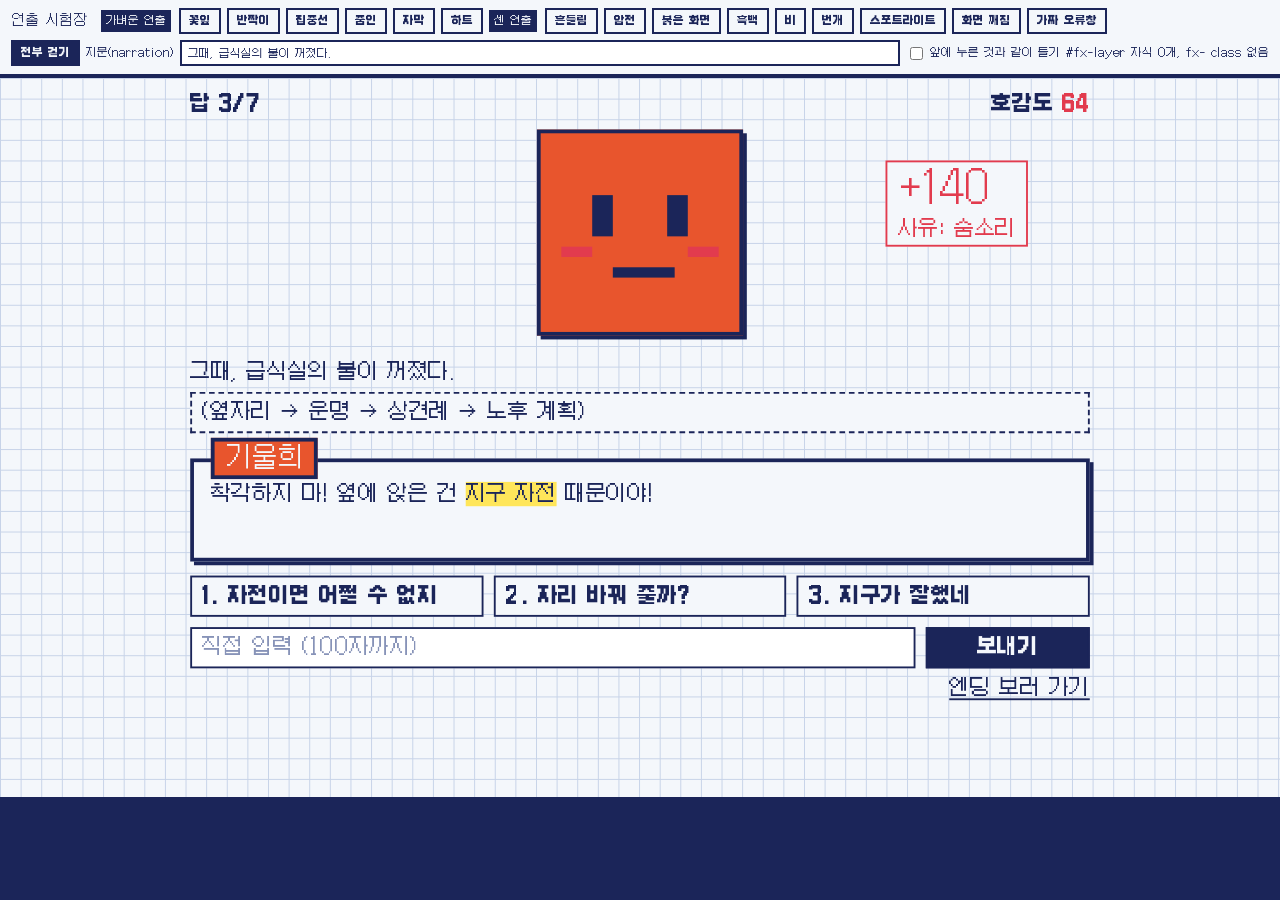
<file: sogaeting/web/fx-demo.html>
<!doctype html>
<html lang="ko">
<head>
<meta charset="utf-8">
<meta name="viewport" content="width=device-width, initial-scale=1">
<title>연출 시험장 (fx-demo)</title>
<link rel="icon" href="data:,">
<link rel="stylesheet" href="fx.css">
<style>
  /* 개발자용 시험장. 본 화면(index.html)과 같은 변수와 글꼴을 직접 선언한다. */
  @font-face {
    font-family: "Galmuri11";
    src: url("fonts/Galmuri11.woff2") format("woff2");
    font-weight: 400;
    font-style: normal;
  }
  @font-face {
    font-family: "Galmuri11";
    src: url("fonts/Galmuri11-Bold.woff2") format("woff2");
    font-weight: 700;
    font-style: normal;
  }
  @font-face {
    font-family: "Galmuri14";
    src: url("fonts/Galmuri14.woff2") format("woff2");
    font-weight: 400;
    font-style: normal;
  }

  :root {
    --paper: #F4F7FB;
    --grid: #C7D3E8;
    --ink: #1B2559;
    --red: #E23B4E;
    --marker: #FFE65A;
    --cell: 22px;
  }

  * { box-sizing: border-box; }

  html, body {
    margin: 0;
    height: 100%;
    overflow: hidden;
  }

  body {
    display: flex;
    flex-direction: column;
    background: var(--ink);
    color: var(--ink);
    font-family: "Galmuri11", monospace;
    font-size: 22px;
    line-height: 33px;
    -webkit-font-smoothing: none;
    font-synthesis: none;
  }

  /* ----- 조작판 ----- */
  .demo-bar {
    flex: none;
    padding: 8px 11px;
    background: var(--paper);
    border-bottom: 4px solid var(--ink);
    font-size: 11px;
    line-height: 22px;
  }

  .demo-row {
    display: flex;
    flex-wrap: wrap;
    align-items: center;
    gap: 6px;
  }

  .demo-row + .demo-row { margin-top: 6px; }

  .demo-title {
    margin: 0 8px 0 0;
    font-family: "Galmuri14", monospace;
    font-size: 14px;
    font-weight: 400;
  }

  .demo-group {
    margin-right: 2px;
    padding: 0 5px;
    background: var(--ink);
    color: var(--paper);
  }

  .demo-btn {
    height: 26px;
    margin: 0;
    padding: 0 8px;
    border: 2px solid var(--ink);
    border-radius: 0;
    background: var(--paper);
    color: var(--ink);
    font: inherit;
    font-weight: 700;
    cursor: pointer;
  }

  .demo-btn:active { background: var(--marker); }
  .demo-btn.demo-on { background: var(--marker); }
  .demo-btn-clear { background: var(--ink); color: var(--paper); }

  .demo-field {
    flex: 1 1 260px;
    min-width: 180px;
    height: 26px;
    padding: 0 6px;
    border: 2px solid var(--ink);
    border-radius: 0;
    background: #FFFFFF;
    color: var(--ink);
    font: inherit;
  }

  .demo-check { display: inline-flex; align-items: center; gap: 4px; }
  .demo-status { margin-left: auto; white-space: nowrap; }
  .demo-status b { color: var(--red); }

  /* ----- 무대 ----- */
  .demo-fit {
    flex: 1 1 auto;
    min-height: 0;
    position: relative;
    overflow: hidden;
  }

  .demo-frame {
    position: absolute;
    left: 50%;
    top: 0;
    overflow: hidden;
  }

  #stage {
    position: relative;
    overflow: hidden;
    width: 1366px;
    height: 768px;
    transform-origin: 0 0;
    background-color: var(--paper);
    background-image:
      linear-gradient(var(--grid) 1px, transparent 1px),
      linear-gradient(90deg, var(--grid) 1px, transparent 1px);
    background-size: var(--cell) var(--cell);
  }

  .demo-col {
    position: relative;
    width: 960px;
    height: 100%;
    margin: 0 auto;
    padding-top: 11px;
  }

  .demo-hud {
    display: flex;
    justify-content: space-between;
    height: 33px;
    font-weight: 700;
  }

  .demo-hud b { color: var(--red); }

  #portrait {
    position: relative;
    width: 220px;
    height: 220px;
    margin: 11px auto 0;
    border: 4px solid var(--ink);
    background: var(--accent);
    box-shadow: 4px 4px 0 0 var(--ink);
  }

  .demo-eye, .demo-mouth, .demo-cheek { position: absolute; background: var(--ink); }
  .demo-eye { top: 66px; width: 22px; height: 44px; }
  .demo-eye-l { left: 55px; }
  .demo-eye-r { right: 55px; }
  .demo-cheek { top: 121px; width: 33px; height: 11px; background: var(--red); }
  .demo-cheek-l { left: 22px; }
  .demo-cheek-r { right: 22px; }
  .demo-mouth { left: 77px; top: 143px; width: 66px; height: 11px; }

  .demo-popup {
    position: absolute;
    right: 66px;
    top: 88px;
    padding: 0 11px;
    border: 2px solid var(--red);
    background: var(--paper);
    color: var(--red);
  }

  .demo-popup strong {
    display: block;
    font-family: "Galmuri14", monospace;
    font-size: 42px;
    line-height: 55px;
    font-weight: 400;
  }

  .demo-narration { margin: 22px 0 0; height: 33px; }

  .demo-inner {
    margin-top: 5px;
    height: 44px;
    padding: 3px 11px;
    border: 2px dashed var(--ink);
    background: var(--paper);
  }

  .demo-say {
    position: relative;
    margin-top: 27px;
    height: 110px;
    padding: 18px 18px 0;
    border: 4px solid var(--ink);
    background: var(--paper);
    box-shadow: 4px 4px 0 0 var(--ink);
  }

  .demo-name {
    position: absolute;
    left: 18px;
    top: -26px;
    padding: 0 11px;
    border: 4px solid var(--ink);
    background: var(--accent);
    color: var(--paper);
    font-family: "Galmuri14", monospace;
    font-size: 28px;
    line-height: 36px;
  }

  .demo-say mark { background: var(--marker); color: inherit; }

  .demo-choices { display: flex; gap: 11px; margin-top: 15px; }

  .demo-chip {
    flex: 1;
    height: 44px;
    padding: 3px 11px;
    border: 2px solid var(--ink);
    background: var(--paper);
    font-weight: 700;
    white-space: nowrap;
    overflow: hidden;
  }

  .demo-input { display: flex; gap: 11px; margin-top: 11px; }
  .demo-input .demo-chip:first-child { flex: 5; background: #FFFFFF; font-weight: 400; color: #8793B8; }
  .demo-input .demo-chip:last-child { background: var(--ink); color: var(--paper); text-align: center; }
  .demo-end { margin-top: 5px; text-align: right; text-decoration: underline; }
</style>
</head>
<body>

<header class="demo-bar">
  <div class="demo-row">
    <h1 class="demo-title">연출 시험장</h1>
    <span class="demo-group">가벼운 연출</span>
    <span id="demo-light" class="demo-row"></span>
    <span class="demo-group">센 연출</span>
    <span id="demo-heavy" class="demo-row"></span>
  </div>
  <div class="demo-row">
    <button type="button" class="demo-btn demo-btn-clear" id="demo-clear">전부 걷기</button>
    <label for="demo-narration">지문(narration)</label>
    <input class="demo-field" id="demo-narration" type="text" maxlength="100" value="그때, 급식실의 불이 꺼졌다.">
    <label class="demo-check"><input type="checkbox" id="demo-pair"> 앞에 누른 것과 같이 틀기</label>
    <span class="demo-status" id="demo-status">준비</span>
  </div>
</header>

<main class="demo-fit" id="demo-fit">
  <div class="demo-frame" id="demo-frame">
    <div id="stage" style="--accent: #E8552D">
      <div class="demo-col">
        <div class="demo-hud"><span>답 3/7</span><span>호감도 <b>64</b></span></div>
        <div id="portrait">
          <i class="demo-eye demo-eye-l"></i><i class="demo-eye demo-eye-r"></i>
          <i class="demo-cheek demo-cheek-l"></i><i class="demo-cheek demo-cheek-r"></i>
          <i class="demo-mouth"></i>
        </div>
        <div class="demo-popup"><strong>+140</strong>사유: 숨소리</div>
        <p class="demo-narration">그때, 급식실의 불이 꺼졌다.</p>
        <div class="demo-inner">(옆자리 → 운명 → 상견례 → 노후 계획)</div>
        <div class="demo-say">
          <span class="demo-name">기울희</span>
          착각하지 마! 옆에 앉은 건 <mark>지구 자전</mark> 때문이야!
        </div>
        <div class="demo-choices">
          <span class="demo-chip">1. 자전이면 어쩔 수 없지</span>
          <span class="demo-chip">2. 자리 바꿔 줄까?</span>
          <span class="demo-chip">3. 지구가 잘했네</span>
        </div>
        <div class="demo-input">
          <span class="demo-chip">직접 입력 (100자까지)</span>
          <span class="demo-chip">보내기</span>
        </div>
        <div class="demo-end">엔딩 보러 가기</div>
      </div>
      <div id="fx-layer"></div>
    </div>
  </div>
</main>

<script src="fx.js"></script>
<script>
(function () {
  "use strict";
  var LIGHT = 6;   // Fx.NAMES 의 앞 여섯 개가 가벼운 연출
  var stage = document.getElementById("stage");
  var frame = document.getElementById("demo-frame");
  var fit = document.getElementById("demo-fit");
  var field = document.getElementById("demo-narration");
  var pair = document.getElementById("demo-pair");
  var status = document.getElementById("demo-status");
  var last = null;
  var buttons = [];

  // 무대(1366x768)를 남은 자리에 맞춰 줄인다. 자리가 넉넉하면 제 크기 그대로.
  function resize() {
    var k = Math.min(1, fit.clientWidth / 1366, fit.clientHeight / 768);
    if (!(k > 0)) k = 1;
    stage.style.transform = k === 1 ? "none" : "scale(" + k + ")";
    frame.style.width = Math.floor(1366 * k) + "px";
    frame.style.height = Math.floor(768 * k) + "px";
    frame.style.marginLeft = -Math.floor(1366 * k / 2) + "px";
  }

  function play(name) {
    var names = (pair.checked && last && last !== name) ? [last, name] : [name];
    last = name;
    for (var i = 0; i < buttons.length; i++) {
      buttons[i].classList.toggle("demo-on", names.indexOf(buttons[i].textContent) >= 0);
    }
    window.Fx.play(names, { narration: field.value });
  }

  function addButton(name, index) {
    var b = document.createElement("button");
    b.type = "button";
    b.className = "demo-btn";
    b.textContent = name;
    b.addEventListener("click", function () { play(name); });
    document.getElementById(index < LIGHT ? "demo-light" : "demo-heavy").appendChild(b);
    buttons.push(b);
  }

  // 뒤를 잘 치우는지 눈으로 확인하는 줄.
  // 개발자 도구에서 #stage, #portrait, #fx-layer 를 지우고 시험해도 멈추지 않는다.
  function report() {
    var layer = document.getElementById("fx-layer");
    var kids = layer ? layer.children.length : 0;
    var left = [];
    [document.getElementById("stage"), document.getElementById("portrait")].forEach(function (node) {
      if (!node) return;
      Array.prototype.forEach.call(node.classList, function (c) {
        if (c.indexOf("fx-") === 0) left.push(c);
      });
    });
    var busy = kids > 0 || left.length > 0;
    status.textContent = "";
    status.appendChild(document.createTextNode(
      (layer ? "#fx-layer 자식 " + kids + "개" : "#fx-layer 없음") + ", fx- class "));
    var mark = document.createElement(busy ? "b" : "span");
    mark.textContent = left.length ? left.join(" ") : "없음";
    status.appendChild(mark);
    if (!busy) {
      for (var i = 0; i < buttons.length; i++) buttons[i].classList.remove("demo-on");
    }
  }

  if (!window.Fx) {
    status.textContent = "fx.js 를 불러오지 못했습니다";
    return;
  }
  window.Fx.NAMES.forEach(addButton);
  document.getElementById("demo-clear").addEventListener("click", function () { window.Fx.clear(); });
  window.addEventListener("resize", resize);
  resize();
  setInterval(report, 200);
})();
</script>
</body>
</html>
</file>
<file: sogaeting/web/fx.css>
/* fx.css: 소개팅 화면 연출 15가지 (Task W3)
 *
 * 규칙
 * - 이 파일의 class, id, 변수, keyframes 이름은 전부 fx- 로 시작한다.
 * - 요소는 #fx-layer 안에만 생긴다. #stage 와 #portrait 에는 fx- class 만 붙는다.
 * - 모양은 각진 픽셀 도형과 단색. 움직임은 steps() 로 끊는다.
 */

#fx-layer {
  position: absolute;
  inset: 0;
  z-index: 1000;
  overflow: hidden;
  pointer-events: none;
  user-select: none;

  --fx-ink: var(--ink, #1B2559);
  --fx-red: var(--red, #E23B4E);
  --fx-marker: var(--marker, #FFE65A);
  --fx-paper: var(--paper, #F4F7FB);
  --fx-accent: var(--accent, #E8552D);
  --fx-cell: var(--cell, 22px);
  --fx-dark: #0B1030;
}

#fx-layer *,
#fx-layer *::before,
#fx-layer *::after {
  box-sizing: border-box;
}

/* 연출 하나가 쓰는 상자. 끝나면 상자째 사라진다. */
.fx-box {
  position: absolute;
  inset: 0;
  overflow: hidden;
  pointer-events: none;
}

/* 겹칠 때의 순서: 막 < 입자 < 글자 < 오류창 */
.fx-box-blackout { z-index: 10; }
.fx-box-red { z-index: 12; }
.fx-box-mono { z-index: 14; }
.fx-box-spot { z-index: 16; }
.fx-box-rain { z-index: 20; }
.fx-box-bolt { z-index: 22; }
.fx-box-glitch { z-index: 24; }
.fx-box-shake { z-index: 26; }
.fx-box-lines { z-index: 30; }
.fx-box-petals { z-index: 40; }
.fx-box-sparks { z-index: 42; }
.fx-box-hearts { z-index: 44; }
.fx-box-zoom { z-index: 50; }
.fx-box-caption { z-index: 60; }
.fx-box-err { z-index: 70; }

/* 픽셀 그림 한 장 (JS가 그려서 배경으로 넣는다) */
.fx-sprite {
  position: absolute;
  left: 0;
  top: 0;
  display: block;
  background-repeat: no-repeat;
  background-position: 0 0;
  image-rendering: pixelated;
  will-change: translate;
}

.fx-canvas {
  position: absolute;
  left: 0;
  top: 0;
  display: block;
  image-rendering: pixelated;
}

.fx-film {
  position: absolute;
  inset: 0;
}

/* 함께 쓰는 keyframes */
@keyframes fx-on {
  from, to { opacity: 1; }
}

@keyframes fx-pop {
  from { opacity: 0; }
  to { opacity: 1; }
}

/* 자리 옮기기는 translate 속성으로 한다. rotate 로 돌려 놓은 그림도 같은 방향으로 간다. */
@keyframes fx-move {
  from { translate: 0 0; }
  to { translate: var(--fx-dx, 0px) var(--fx-dy, 0px); }
}

@keyframes fx-frames {
  from { background-position: 0 0; }
  to { background-position: var(--fx-sheet, 0px) 0; }
}

/* ---------- 꽃잎 ---------- */
.fx-petal {
  animation:
    fx-move var(--fx-dur, 1.3s) steps(var(--fx-n, 16), end) var(--fx-delay, 0s) 2 both,
    fx-frames var(--fx-spin, 1.1s) steps(var(--fx-frames, 12), end) var(--fx-delay, 0s) infinite;
}

/* ---------- 반짝이 ---------- */
.fx-spark {
  opacity: 0;
  animation:
    fx-frames 0.5s steps(var(--fx-frames, 5), end) var(--fx-delay, 0s) 2,
    fx-on 1s linear var(--fx-delay, 0s) 1;
}

/* ---------- 집중선 ---------- */
.fx-lines-frame {
  opacity: 0;
  animation: fx-flick3 0.27s step-end infinite;
}

@keyframes fx-flick3 {
  0% { opacity: 1; }
  33.4% { opacity: 0; }
  100% { opacity: 0; }
}

/* ---------- 줌인 ---------- */
#portrait.fx-zoom {
  animation: fx-zoom 1.3s step-end 1 both;
}

#portrait.fx-zoom.fx-zoom-big {
  animation-name: fx-zoom-big;
}

#portrait.fx-zoom-still { scale: 1.5; }
#portrait.fx-zoom-still.fx-zoom-big { scale: 1.8; }

@keyframes fx-zoom {
  0% { scale: 1.25; }
  15.4% { scale: 1.5; }
  100% { scale: 1.5; }
}

@keyframes fx-zoom-big {
  0% { scale: 1.4; }
  15.4% { scale: 1.8; }
  100% { scale: 1.8; }
}

.fx-zoom-frame {
  position: absolute;
  opacity: 0;
  animation: fx-on 0.2s linear 0s 1;
}

.fx-zoom-frame-2 {
  animation: fx-on 1.1s linear 0.2s 1;
}

.fx-zoom-corner {
  position: absolute;
  width: 44px;
  height: 44px;
  border: 0 solid var(--fx-ink);
}

.fx-zoom-corner-1 { left: 0; top: 0; border-left-width: 8px; border-top-width: 8px; }
.fx-zoom-corner-2 { right: 0; top: 0; border-right-width: 8px; border-top-width: 8px; }
.fx-zoom-corner-3 { left: 0; bottom: 0; border-left-width: 8px; border-bottom-width: 8px; }
.fx-zoom-corner-4 { right: 0; bottom: 0; border-right-width: 8px; border-bottom-width: 8px; }

.fx-zoom-label {
  position: absolute;
  right: 0;
  top: 100%;
  margin-top: 4px;
  padding: 0 11px;
  border: 2px solid var(--fx-ink);
  background: var(--fx-marker);
  color: var(--fx-ink);
  font-family: "Galmuri11", monospace;
  font-size: 22px;
  line-height: 33px;
  font-weight: 400;
  white-space: nowrap;
  box-shadow: 4px 4px 0 0 var(--fx-ink);
}

/* ---------- 자막 ---------- */
.fx-box-caption {
  display: flex;
  align-items: center;
}

.fx-caption-band {
  position: relative;
  width: 100%;
  padding: 22px 0;
  background: var(--fx-marker);
  border-top: 4px solid var(--fx-ink);
  border-bottom: 4px solid var(--fx-ink);
  box-shadow: 0 8px 0 0 var(--fx-ink);
  animation: fx-caption 2.8s step-end 1 both;
}

@keyframes fx-caption {
  0% { scale: 1 0.2; }
  3% { scale: 1 0.6; }
  6% { scale: 1 1; }
  94% { scale: 1 0.6; }
  97% { scale: 1 0.2; }
  100% { scale: 1 0; }
}

.fx-caption-text {
  margin: 0 auto;
  width: 86%;
  max-height: 3em;
  overflow: hidden;
  color: var(--fx-ink);
  font-family: "Galmuri14", "Galmuri11", monospace;
  font-size: 56px;
  line-height: 1.5;
  font-weight: 400;
  text-align: center;
  word-break: keep-all;
  overflow-wrap: anywhere;
  text-wrap: balance;
  opacity: 0;
  animation: fx-on 2.46s linear 0.17s 1;
}

.fx-caption-text.fx-caption-small {
  max-height: 4.5em;
}

/* ---------- 하트 ---------- */
.fx-heart {
  animation:
    fx-move var(--fx-dur, 1.6s) steps(var(--fx-n, 16), end) var(--fx-delay, 0s) 1 both,
    fx-vanish var(--fx-dur, 1.6s) step-end var(--fx-delay, 0s) 1 both,
    fx-sway 0.4s step-end var(--fx-delay, 0s) infinite;
}

@keyframes fx-vanish {
  0% { opacity: 1; }
  100% { opacity: 0; }
}

@keyframes fx-sway {
  0% { transform: translateX(calc(-1 * var(--fx-u, 4px))); }
  50% { transform: translateX(var(--fx-u, 4px)); }
}

/* ---------- 흔들림 ---------- */
/* 왼쪽으로만 튀었다가 제자리로 돌아온다. 오른쪽으로 넘치지 않아서 가로 스크롤 막대가 생기지 않는다. */
#stage.fx-shake {
  animation: fx-shake 0.8s step-end 1;
}

@keyframes fx-shake {
  0% { translate: -24px 0; }
  10% { translate: 0 0; }
  20% { translate: -20px 0; }
  30% { translate: 0 0; }
  40% { translate: -16px 0; }
  50% { translate: 0 0; }
  60% { translate: -10px 0; }
  70% { translate: 0 0; }
  80% { translate: -6px 0; }
  90% { translate: 0 0; }
  100% { translate: 0 0; }
}

.fx-saw {
  position: absolute;
  top: -48px;
  bottom: -48px;
  width: 24px;
  background-repeat: repeat-y;
  image-rendering: pixelated;
  animation: fx-jolt 0.16s step-end infinite;
}

.fx-saw-left { left: 0; }
.fx-saw-right { right: 0; scale: -1 1; animation-delay: -0.08s; }

@keyframes fx-jolt {
  0% { translate: 0 0; }
  50% { translate: 0 24px; }
}

/* ---------- 암전 ---------- */
.fx-dither {
  position: absolute;
  inset: 0;
  opacity: 0;
  background-size: calc(2 * var(--fx-cell)) calc(2 * var(--fx-cell));
  animation: fx-on 2.2s linear 0s 1;
}

.fx-dither-1 { background-image: conic-gradient(from 0deg, var(--fx-dark) 25%, transparent 0); }
.fx-dither-2 { background-image: conic-gradient(from 180deg, var(--fx-dark) 25%, transparent 0); animation-delay: 0.12s; animation-duration: 1.96s; }
.fx-dither-3 { background-image: conic-gradient(from 90deg, var(--fx-dark) 25%, transparent 0); animation-delay: 0.24s; animation-duration: 1.72s; }
.fx-dither-4 { background-image: conic-gradient(from 270deg, var(--fx-dark) 25%, transparent 0); animation-delay: 0.36s; animation-duration: 1.48s; }

.fx-eyes {
  position: absolute;
  width: 110px;
  height: 44px;
  margin: -22px 0 0 -55px;
  opacity: 0;
  animation: fx-eyes 1.2s step-end 0.6s 1;
}

.fx-eyes::before,
.fx-eyes::after {
  content: "";
  position: absolute;
  top: 0;
  width: 22px;
  height: 44px;
  background: var(--fx-paper);
}

.fx-eyes::before { left: 0; }
.fx-eyes::after { right: 0; }

@keyframes fx-eyes {
  0% { opacity: 1; scale: 1 1; }
  40% { opacity: 1; scale: 1 0.25; }
  50% { opacity: 1; scale: 1 1; }
  100% { opacity: 1; scale: 1 1; }
}

/* ---------- 붉은 화면 ---------- */
.fx-red-film {
  background: var(--fx-red);
  opacity: 0;
  animation: fx-red-film 2.2s step-end 1;
}

@keyframes fx-red-film {
  0% { opacity: 0.62; }
  20% { opacity: 0.86; }
  28% { opacity: 0.62; }
  48% { opacity: 0.86; }
  56% { opacity: 0.62; }
  90% { opacity: 0.3; }
  100% { opacity: 0; }
}

.fx-red-frame {
  box-shadow:
    inset 0 0 0 var(--fx-cell) var(--fx-red),
    inset 0 0 0 calc(2 * var(--fx-cell)) color-mix(in srgb, var(--fx-red) 55%, transparent),
    inset 0 0 0 calc(3 * var(--fx-cell)) color-mix(in srgb, var(--fx-red) 28%, transparent);
  opacity: 0;
  animation: fx-on 1.98s linear 0s 1;
}

.fx-red-beat {
  box-shadow:
    inset 0 0 0 calc(3 * var(--fx-cell)) var(--fx-red),
    inset 0 0 0 calc(5 * var(--fx-cell)) color-mix(in srgb, var(--fx-red) 55%, transparent),
    inset 0 0 0 calc(7 * var(--fx-cell)) color-mix(in srgb, var(--fx-red) 28%, transparent);
  opacity: 0;
  animation: fx-red-beat 2.2s step-end 1;
}

@keyframes fx-red-beat {
  0% { opacity: 0; }
  20% { opacity: 1; }
  28% { opacity: 0; }
  48% { opacity: 1; }
  56% { opacity: 0; }
  100% { opacity: 0; }
}

/* ---------- 흑백 ---------- */
#stage.fx-mono-1 { filter: grayscale(0.55); }
#stage.fx-mono-2 { filter: grayscale(1) contrast(1.15); }

.fx-tone {
  background-image: conic-gradient(from 270deg at 2px 2px, var(--fx-ink) 25%, transparent 0);
  background-size: 6px 6px;
  opacity: 0.22;
}

.fx-bar {
  position: absolute;
  left: 0;
  right: 0;
  height: calc(2 * var(--fx-cell));
  background: var(--fx-dark);
}

.fx-bar-top { top: 0; animation: fx-bar-top 2.6s step-end 1 both; }
.fx-bar-bottom { bottom: 0; animation: fx-bar-bottom 2.6s step-end 1 both; }

@keyframes fx-bar-top {
  0% { translate: 0 -50%; }
  5% { translate: 0 0; }
  95% { translate: 0 -50%; }
  100% { translate: 0 -100%; }
}

@keyframes fx-bar-bottom {
  0% { translate: 0 50%; }
  5% { translate: 0 0; }
  95% { translate: 0 50%; }
  100% { translate: 0 100%; }
}

/* ---------- 비 ---------- */
.fx-rain-film {
  background: var(--fx-ink);
  opacity: 0.2;
}

.fx-drop {
  animation: fx-move var(--fx-dur, 0.6s) steps(var(--fx-n, 8), end) var(--fx-delay, 0s) infinite;
}

/* ---------- 번개 ---------- */
.fx-bolt-dark {
  background: var(--fx-dark);
  opacity: 0;
  animation: fx-bolt-dark 1.5s step-end 1;
}

@keyframes fx-bolt-dark {
  0% { opacity: 0; }
  5% { opacity: 0.72; }
  84% { opacity: 0.4; }
  100% { opacity: 0; }
}

.fx-bolt-flash {
  background: #FFFFFF;
  opacity: 0;
  animation: fx-bolt-flash 1.5s step-end 1;
}

@keyframes fx-bolt-flash {
  0% { opacity: 0.95; }
  5% { opacity: 0; }
  17% { opacity: 0.95; }
  23% { opacity: 0; }
  100% { opacity: 0; }
}

.fx-bolt-line {
  opacity: 0;
  animation: fx-bolt-line 1.5s step-end 1;
}

@keyframes fx-bolt-line {
  0% { opacity: 0; }
  17% { opacity: 1; }
  40% { opacity: 0; }
  46% { opacity: 1; }
  72% { opacity: 0; }
  100% { opacity: 0; }
}

/* ---------- 스포트라이트 ---------- */
.fx-spot-mask {
  opacity: 0;
  animation: fx-spot 3s step-end 1;
}

@keyframes fx-spot {
  0% { opacity: 0.55; translate: -72px 24px; }
  5% { opacity: 1; translate: 40px -16px; }
  10% { opacity: 1; translate: 0 0; }
  94% { opacity: 0.55; translate: 0 0; }
  100% { opacity: 0; translate: 0 0; }
}

/* ---------- 화면 깨짐 ---------- */
#stage.fx-glitch { filter: url(#fx-glitch-filter); }
#stage.fx-glitch.fx-mono-1 { filter: grayscale(0.55) url(#fx-glitch-filter); }
#stage.fx-glitch.fx-mono-2 { filter: grayscale(1) contrast(1.15) url(#fx-glitch-filter); }

.fx-glitch-svg {
  position: absolute;
  left: 0;
  top: 0;
  width: 0;
  height: 0;
  overflow: hidden;
}

.fx-glitch-bar {
  position: absolute;
  display: none;
}

/* ---------- 가짜 오류창 ---------- */
.fx-box-err {
  display: flex;
  align-items: center;
  justify-content: center;
}

.fx-err-stack {
  position: relative;
  width: 484px;
  max-width: 80%;
}

.fx-err-ghost,
.fx-err-win {
  border: 4px solid var(--fx-ink);
  background: var(--fx-paper);
  box-shadow: 8px 8px 0 0 var(--fx-ink);
  opacity: 0;
  animation: fx-pop 0.01s step-end 0s 1 both;
}

.fx-err-ghost {
  position: absolute;
  inset: 0;
}

.fx-err-ghost-1 { translate: -44px -44px; }
.fx-err-ghost-2 { translate: -22px -22px; animation-delay: 0.08s; }

.fx-err-win {
  position: relative;
  pointer-events: auto;
  animation-delay: 0.16s;
}

.fx-err-bar {
  display: flex;
  align-items: center;
  justify-content: space-between;
  height: 44px;
  padding: 0 11px;
  background: var(--fx-ink);
  color: var(--fx-paper);
  font-family: "Galmuri11", monospace;
  font-size: 22px;
  line-height: 44px;
  font-weight: 400;
}

.fx-err-x {
  width: 22px;
  height: 22px;
  background-color: var(--fx-paper);
  background-repeat: no-repeat;
  background-position: center;
  image-rendering: pixelated;
}

.fx-err-body {
  display: flex;
  align-items: flex-start;
  gap: 22px;
  padding: 22px;
}

.fx-err-icon {
  position: static;
  flex: none;
}

.fx-err-msg {
  margin: 0;
  min-height: 44px;
  max-height: 198px;
  overflow: hidden;
  color: var(--fx-ink);
  font-family: "Galmuri11", monospace;
  font-size: 22px;
  line-height: 33px;
  font-weight: 400;
  word-break: keep-all;
  overflow-wrap: anywhere;
}

.fx-err-foot {
  display: flex;
  justify-content: center;
  padding: 0 22px 22px;
}

.fx-err-ok {
  pointer-events: auto;
  min-width: 132px;
  height: 44px;
  margin: 0;
  padding: 0 22px;
  border: 2px solid var(--fx-ink);
  border-radius: 0;
  background: var(--fx-paper);
  color: var(--fx-ink);
  font-family: "Galmuri11", monospace;
  font-size: 22px;
  line-height: 1;
  font-weight: 700;
  font-synthesis: none;
  box-shadow: 4px 4px 0 0 var(--fx-ink);
  cursor: pointer;
}

.fx-err-ok:active {
  translate: 4px 4px;
  box-shadow: none;
}

/* ---------- 움직임 줄이기: 정지 화면 한 장 ---------- */
.fx-still,
.fx-still *,
.fx-still *::before,
.fx-still *::after {
  animation: none !important;
}

.fx-still .fx-spark,
.fx-still .fx-lines-frame,
.fx-still .fx-zoom-frame,
.fx-still .fx-caption-text,
.fx-still .fx-dither,
.fx-still .fx-red-frame,
.fx-still .fx-bolt-line,
.fx-still .fx-spot-mask,
.fx-still .fx-err-ghost,
.fx-still .fx-err-win {
  opacity: 1;
}

.fx-still .fx-red-film { opacity: 0.62; }
.fx-still .fx-bolt-dark { opacity: 0.72; }

@media (prefers-reduced-motion: reduce) {
  #fx-layer *,
  #fx-layer *::before,
  #fx-layer *::after {
    animation: none !important;
  }

  #stage.fx-shake,
  #portrait.fx-zoom {
    animation: none !important;
  }
}
</file>
